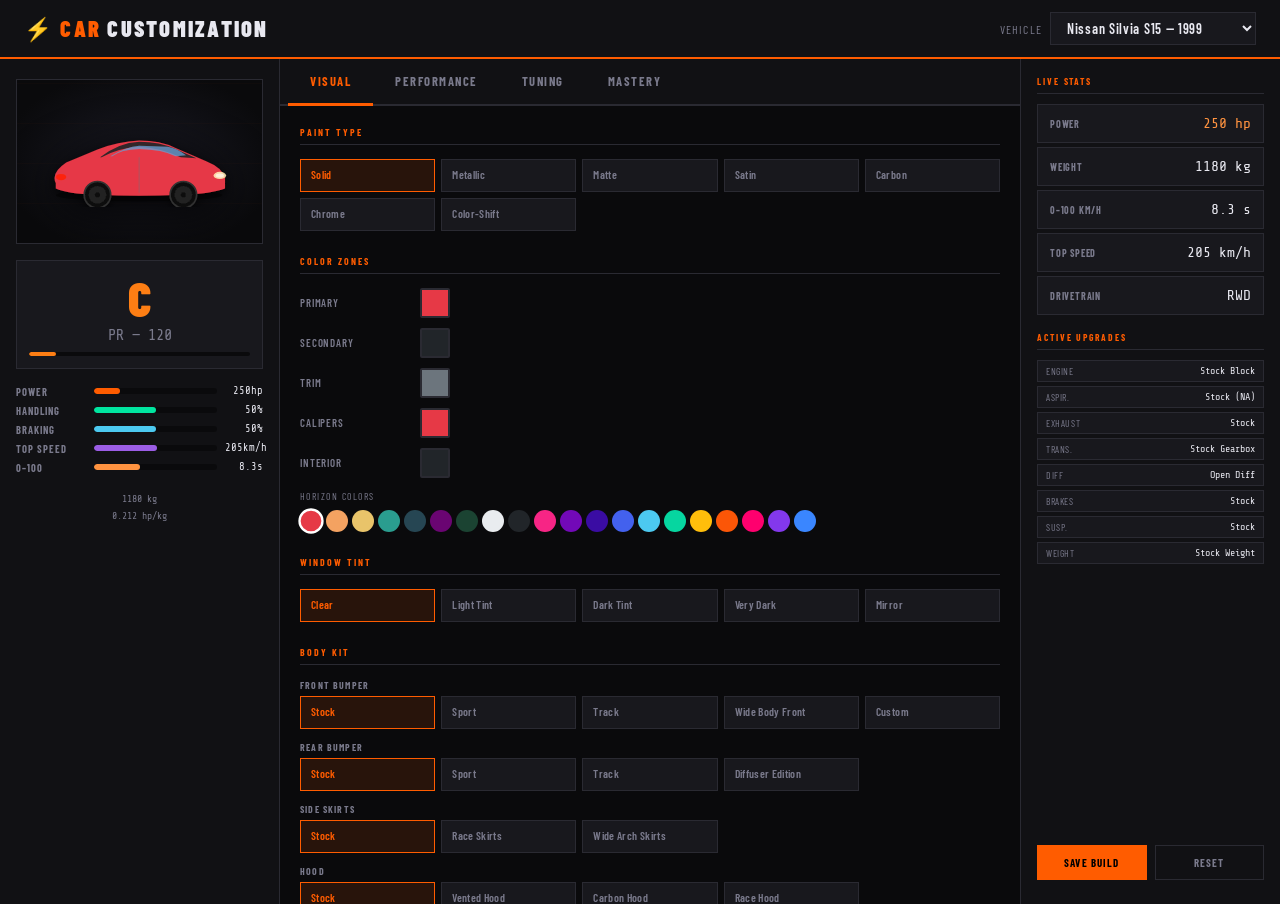
<file: car_customization_demo.html>
<!DOCTYPE html>
<html lang="en">
<head>
<meta charset="UTF-8">
<meta name="viewport" content="width=device-width, initial-scale=1.0">
<title>Car Customization — Part 4</title>
<link rel="preconnect" href="https://fonts.googleapis.com">
<link href="https://fonts.googleapis.com/css2?family=Barlow+Condensed:wght@300;400;600;700;900&family=Share+Tech+Mono&display=swap" rel="stylesheet">
<style>
  /* ── ROOT VARS ── */
  :root {
    --bg:        #0a0a0c;
    --bg2:       #111114;
    --bg3:       #18181d;
    --border:    #2a2a32;
    --accent:    #ff5c00;
    --accent2:   #ff9340;
    --dim:       #4a4a58;
    --text:      #e8e8f0;
    --textdim:   #7a7a8c;
    --green:     #00e5a0;
    --blue:      #4cc9f0;
    --purple:    #9b5de5;
    --red:       #ff3860;
    --font-ui:   'Barlow Condensed', sans-serif;
    --font-mono: 'Share Tech Mono', monospace;
  }

  * { box-sizing: border-box; margin: 0; padding: 0; }
  html { font-size: 14px; }

  body {
    background: var(--bg);
    color: var(--text);
    font-family: var(--font-ui);
    min-height: 100vh;
    overflow-x: hidden;
  }

  /* ── HEADER ── */
  header {
    display: flex;
    align-items: center;
    justify-content: space-between;
    padding: 12px 24px;
    background: var(--bg2);
    border-bottom: 2px solid var(--accent);
    position: sticky; top: 0; z-index: 100;
  }
  header h1 {
    font-size: 1.6rem;
    font-weight: 900;
    letter-spacing: 0.1em;
    text-transform: uppercase;
    color: var(--accent);
  }
  header h1 span { color: var(--text); }

  .car-selector {
    display: flex; gap: 8px; align-items: center;
  }
  .car-selector label { color: var(--textdim); text-transform: uppercase; letter-spacing: 0.1em; font-size: 0.85rem; }
  select {
    background: var(--bg3);
    border: 1px solid var(--border);
    color: var(--text);
    font-family: var(--font-ui);
    font-size: 1rem;
    font-weight: 600;
    padding: 6px 12px;
    cursor: pointer;
    outline: none;
    letter-spacing: 0.05em;
  }
  select:focus { border-color: var(--accent); }

  /* ── LAYOUT ── */
  .app-layout {
    display: grid;
    grid-template-columns: 280px 1fr 260px;
    gap: 0;
    height: calc(100vh - 55px);
  }

  /* ── PREVIEW PANEL ── */
  .preview-panel {
    background: var(--bg2);
    border-right: 1px solid var(--border);
    display: flex;
    flex-direction: column;
    align-items: center;
    padding: 20px 16px;
    gap: 16px;
    overflow-y: auto;
  }

  .car-preview-wrap {
    width: 100%;
    aspect-ratio: 1.5;
    background: radial-gradient(ellipse at center, #1a1a24 0%, var(--bg) 80%);
    border: 1px solid var(--border);
    display: flex; align-items: center; justify-content: center;
    position: relative;
    overflow: hidden;
  }
  .car-preview-wrap::before {
    content: '';
    position: absolute;
    inset: 0;
    background: repeating-linear-gradient(0deg, transparent, transparent 39px, rgba(255,92,0,0.04) 40px);
    pointer-events: none;
  }

  .car-svg-wrap {
    width: 85%;
    filter: drop-shadow(0 8px 24px rgba(0,0,0,0.8));
    transition: filter 0.3s;
  }

  .compare-badge {
    position: absolute; top: 8px; left: 8px;
    background: var(--accent); color: #000;
    font-size: 0.7rem; font-weight: 700;
    padding: 2px 6px; letter-spacing: 0.1em;
    text-transform: uppercase; display: none;
  }

  /* PR CLASS BADGE */
  .pr-display {
    width: 100%;
    background: var(--bg3);
    border: 1px solid var(--border);
    padding: 12px;
    text-align: center;
  }
  .pr-class-badge {
    font-size: 3.5rem;
    font-weight: 900;
    line-height: 1;
    letter-spacing: -0.02em;
    transition: color 0.3s;
  }
  .pr-number {
    font-family: var(--font-mono);
    font-size: 1.1rem;
    color: var(--textdim);
    margin-top: 4px;
  }
  .pr-bar {
    width: 100%;
    height: 4px;
    background: var(--bg);
    margin-top: 8px;
    border-radius: 2px;
    overflow: hidden;
  }
  .pr-bar-fill {
    height: 100%;
    border-radius: 2px;
    transition: width 0.5s, background 0.3s;
  }

  /* STAT BARS in preview */
  .stat-list { width: 100%; display: flex; flex-direction: column; gap: 6px; }
  .stat-row { display: flex; align-items: center; gap: 8px; }
  .stat-label {
    font-size: 0.75rem;
    font-weight: 700;
    text-transform: uppercase;
    letter-spacing: 0.1em;
    color: var(--textdim);
    width: 70px;
    flex-shrink: 0;
  }
  .stat-bar-bg {
    flex: 1; height: 6px;
    background: var(--bg);
    border-radius: 3px;
    overflow: hidden;
  }
  .stat-bar-fill {
    height: 100%;
    border-radius: 3px;
    transition: width 0.4s cubic-bezier(0.25, 0.46, 0.45, 0.94);
  }
  .stat-val {
    font-family: var(--font-mono);
    font-size: 0.75rem;
    color: var(--text);
    width: 38px;
    text-align: right;
    flex-shrink: 0;
  }

  /* ── MAIN TABS AREA ── */
  .main-area {
    display: flex;
    flex-direction: column;
    overflow: hidden;
  }

  .tab-bar {
    display: flex;
    background: var(--bg2);
    border-bottom: 2px solid var(--border);
    padding: 0 8px;
  }
  .tab-btn {
    padding: 14px 22px;
    font-family: var(--font-ui);
    font-size: 0.9rem;
    font-weight: 700;
    text-transform: uppercase;
    letter-spacing: 0.12em;
    color: var(--textdim);
    background: none;
    border: none;
    border-bottom: 3px solid transparent;
    cursor: pointer;
    transition: color 0.2s, border-color 0.2s;
    margin-bottom: -2px;
  }
  .tab-btn:hover { color: var(--text); }
  .tab-btn.active {
    color: var(--accent);
    border-bottom-color: var(--accent);
  }

  .tab-content {
    flex: 1;
    overflow-y: auto;
    padding: 20px;
    scrollbar-width: thin;
    scrollbar-color: var(--border) transparent;
  }

  /* ── SECTION GROUPS ── */
  .section-group {
    margin-bottom: 24px;
  }
  .section-title {
    font-size: 0.7rem;
    font-weight: 700;
    text-transform: uppercase;
    letter-spacing: 0.2em;
    color: var(--accent);
    border-bottom: 1px solid var(--border);
    padding-bottom: 6px;
    margin-bottom: 14px;
  }

  .option-grid {
    display: grid;
    grid-template-columns: repeat(auto-fill, minmax(130px, 1fr));
    gap: 6px;
  }

  .opt-btn {
    padding: 8px 10px;
    background: var(--bg3);
    border: 1px solid var(--border);
    color: var(--textdim);
    font-family: var(--font-ui);
    font-size: 0.82rem;
    font-weight: 600;
    cursor: pointer;
    text-align: left;
    transition: all 0.15s;
    line-height: 1.3;
    letter-spacing: 0.03em;
  }
  .opt-btn:hover { border-color: var(--accent2); color: var(--text); }
  .opt-btn.selected {
    background: rgba(255,92,0,0.12);
    border-color: var(--accent);
    color: var(--accent);
  }
  .opt-btn .pr-tag {
    display: block;
    font-size: 0.68rem;
    color: var(--green);
    font-family: var(--font-mono);
    margin-top: 2px;
  }

  /* COLOR ZONES */
  .color-zones {
    display: flex; flex-direction: column; gap: 10px;
  }
  .color-zone-row {
    display: flex; align-items: center; gap: 10px;
  }
  .color-zone-label {
    font-size: 0.78rem;
    font-weight: 600;
    text-transform: uppercase;
    letter-spacing: 0.08em;
    color: var(--textdim);
    width: 110px;
    flex-shrink: 0;
  }
  .color-swatch {
    width: 30px; height: 30px;
    border: 2px solid var(--border);
    cursor: pointer;
    border-radius: 2px;
    transition: border-color 0.2s, transform 0.15s;
    flex-shrink: 0;
  }
  .color-swatch:hover { border-color: var(--accent); transform: scale(1.1); }
  input[type="color"] { display: none; }

  .horizon-colors {
    display: flex; flex-wrap: wrap; gap: 4px;
    margin-top: 8px;
  }
  .hc-dot {
    width: 22px; height: 22px;
    border-radius: 50%;
    cursor: pointer;
    border: 2px solid transparent;
    transition: transform 0.15s, border-color 0.15s;
  }
  .hc-dot:hover { transform: scale(1.2); border-color: white; }
  .hc-dot.active { border-color: white; transform: scale(1.15); }

  /* WHEEL CHOOSER */
  .wheel-controls { display: flex; flex-direction: column; gap: 10px; }
  .range-row {
    display: flex; align-items: center; gap: 10px;
  }
  .range-row label {
    font-size: 0.78rem; font-weight: 600;
    text-transform: uppercase; letter-spacing: 0.08em;
    color: var(--textdim); width: 110px; flex-shrink: 0;
  }
  input[type="range"] {
    flex: 1;
    accent-color: var(--accent);
    cursor: pointer;
  }
  .range-val {
    font-family: var(--font-mono);
    font-size: 0.8rem;
    color: var(--accent2);
    width: 45px; text-align: right; flex-shrink: 0;
  }

  /* TUNING SLIDERS */
  .tuning-grid {
    display: grid;
    grid-template-columns: 1fr 1fr;
    gap: 10px;
  }
  .tune-row {
    display: flex; flex-direction: column; gap: 4px;
    background: var(--bg3);
    border: 1px solid var(--border);
    padding: 8px 10px;
  }
  .tune-label {
    font-size: 0.72rem; font-weight: 700;
    text-transform: uppercase; letter-spacing: 0.1em;
    color: var(--textdim);
  }
  .tune-val-row {
    display: flex; align-items: center; gap: 8px;
  }
  .tune-val-row input[type="range"] { flex: 1; }
  .tune-val {
    font-family: var(--font-mono);
    font-size: 0.8rem;
    color: var(--accent2);
    width: 42px; text-align: right;
  }

  /* MASTERY TREE */
  .mastery-header {
    display: flex; justify-content: space-between; align-items: flex-end;
    margin-bottom: 16px;
  }
  .mastery-pts {
    font-size: 2.2rem; font-weight: 900;
    color: var(--accent);
    line-height: 1;
  }
  .mastery-pts span {
    font-size: 0.8rem; font-weight: 400;
    color: var(--textdim); display: block;
    letter-spacing: 0.1em; text-transform: uppercase;
  }
  .mastery-earn-btn {
    background: var(--bg3); border: 1px solid var(--accent);
    color: var(--accent); font-family: var(--font-ui);
    font-size: 0.8rem; font-weight: 700; letter-spacing: 0.1em;
    text-transform: uppercase; padding: 6px 14px; cursor: pointer;
    transition: background 0.2s;
  }
  .mastery-earn-btn:hover { background: rgba(255,92,0,0.15); }

  .mastery-tree {
    display: grid;
    grid-template-columns: repeat(auto-fill, minmax(170px, 1fr));
    gap: 8px;
  }
  .mastery-node {
    background: var(--bg3);
    border: 1px solid var(--border);
    padding: 12px;
    cursor: pointer;
    transition: all 0.2s;
    position: relative;
    overflow: hidden;
  }
  .mastery-node:hover:not(.locked-out) { border-color: var(--accent2); }
  .mastery-node.unlocked {
    border-color: var(--green);
    background: rgba(0,229,160,0.05);
  }
  .mastery-node.locked-out { opacity: 0.4; cursor: not-allowed; }
  .mastery-node-label {
    font-size: 0.85rem; font-weight: 700;
    color: var(--text); margin-bottom: 6px;
    line-height: 1.3;
  }
  .mastery-node.unlocked .mastery-node-label { color: var(--green); }
  .mastery-node-cost {
    font-family: var(--font-mono); font-size: 0.72rem;
    color: var(--accent);
  }
  .mastery-node.unlocked .mastery-node-cost { color: var(--green); }
  .unlock-check {
    position: absolute; top: 8px; right: 8px;
    font-size: 1rem; color: var(--green); display: none;
  }
  .mastery-node.unlocked .unlock-check { display: block; }

  /* ── STATS SIDEBAR ── */
  .stats-sidebar {
    background: var(--bg2);
    border-left: 1px solid var(--border);
    padding: 16px;
    overflow-y: auto;
    display: flex;
    flex-direction: column;
    gap: 16px;
  }

  .side-section-title {
    font-size: 0.68rem; font-weight: 700;
    text-transform: uppercase; letter-spacing: 0.2em;
    color: var(--accent); border-bottom: 1px solid var(--border);
    padding-bottom: 6px; margin-bottom: 10px;
  }

  .stat-card {
    background: var(--bg3);
    border: 1px solid var(--border);
    padding: 10px 12px;
    display: flex; justify-content: space-between; align-items: center;
  }
  .stat-card-label {
    font-size: 0.72rem; font-weight: 700;
    text-transform: uppercase; letter-spacing: 0.08em;
    color: var(--textdim);
  }
  .stat-card-val {
    font-family: var(--font-mono);
    font-size: 1.05rem;
    color: var(--text);
    font-weight: 400;
  }
  .stat-card-val.highlight { color: var(--accent2); }

  .upgrade-list { display: flex; flex-direction: column; gap: 4px; }
  .upgrade-item {
    display: flex; justify-content: space-between;
    font-size: 0.78rem; padding: 4px 8px;
    background: var(--bg3); border: 1px solid var(--border);
  }
  .upgrade-item .uname { color: var(--textdim); text-transform: uppercase; letter-spacing: 0.06em; font-size: 0.7rem; }
  .upgrade-item .uval  { color: var(--text); font-family: var(--font-mono); font-size: 0.72rem; }
  .upgrade-item.has-upgrade .uval { color: var(--green); }

  .save-bar {
    display: flex; gap: 8px; margin-top: auto;
  }
  .action-btn {
    flex: 1;
    padding: 10px 8px;
    font-family: var(--font-ui); font-size: 0.78rem;
    font-weight: 700; text-transform: uppercase; letter-spacing: 0.1em;
    border: 1px solid var(--border); cursor: pointer;
    transition: all 0.2s;
  }
  .action-btn.primary {
    background: var(--accent); color: #000;
    border-color: var(--accent);
  }
  .action-btn.primary:hover { background: var(--accent2); }
  .action-btn.secondary {
    background: transparent; color: var(--textdim);
  }
  .action-btn.secondary:hover { border-color: var(--accent2); color: var(--text); }

  .toast {
    position: fixed; bottom: 24px; right: 24px;
    background: var(--accent); color: #000;
    font-family: var(--font-ui); font-size: 0.85rem;
    font-weight: 700; text-transform: uppercase;
    letter-spacing: 0.1em; padding: 10px 20px;
    transform: translateY(100px); opacity: 0;
    transition: all 0.35s cubic-bezier(0.25, 0.46, 0.45, 0.94);
    z-index: 999;
  }
  .toast.show { transform: translateY(0); opacity: 1; }

  /* SCROLLBAR */
  ::-webkit-scrollbar { width: 5px; }
  ::-webkit-scrollbar-track { background: transparent; }
  ::-webkit-scrollbar-thumb { background: var(--border); border-radius: 3px; }
  ::-webkit-scrollbar-thumb:hover { background: var(--dim); }

  /* TUNE PRESET ROW */
  .tune-presets { display: flex; gap: 8px; align-items: center; margin-bottom: 12px; flex-wrap: wrap; }
  .preset-chip {
    background: var(--bg3); border: 1px solid var(--border);
    color: var(--textdim); font-family: var(--font-ui);
    font-size: 0.75rem; font-weight: 600; letter-spacing: 0.08em;
    padding: 4px 10px; cursor: pointer; transition: all 0.15s;
  }
  .preset-chip:hover { border-color: var(--accent); color: var(--accent); }

  .perf-tier-row {
    display: flex; flex-direction: column; gap: 4px; margin-bottom: 14px;
  }
  .perf-tier-label {
    font-size: 0.68rem; font-weight: 700; text-transform: uppercase;
    letter-spacing: 0.15em; color: var(--textdim); margin-bottom: 4px;
  }
  .tier-btns { display: flex; gap: 4px; flex-wrap: wrap; }
  .tier-btn {
    padding: 7px 12px;
    background: var(--bg3); border: 1px solid var(--border);
    color: var(--textdim); font-family: var(--font-ui);
    font-size: 0.8rem; font-weight: 600; cursor: pointer;
    transition: all 0.15s; white-space: nowrap;
  }
  .tier-btn:hover { border-color: var(--accent2); color: var(--text); }
  .tier-btn.selected {
    background: rgba(255,92,0,0.12);
    border-color: var(--accent); color: var(--accent);
  }
  .tier-btn .pr-pts {
    font-family: var(--font-mono); font-size: 0.68rem;
    color: var(--green); display: block; margin-top: 1px;
  }
</style>
</head>
<body>

<header>
  <h1>⚡ Car <span>Customization</span></h1>
  <div class="car-selector">
    <label>Vehicle</label>
    <select id="carSelect">
      <option value="nissan_silvia">Nissan Silvia S15 — 1999</option>
      <option value="subaru_wrx">Subaru WRX STI — 2004</option>
      <option value="lamborghini_huracan">Lamborghini Huracán — 2014</option>
      <option value="ford_mustang">Ford Mustang GT — 2020</option>
      <option value="toyota_ae86">Toyota AE86 — 1986</option>
    </select>
  </div>
</header>

<div class="app-layout">

  <!-- LEFT: Car Preview -->
  <aside class="preview-panel">
    <div class="car-preview-wrap">
      <div class="compare-badge" id="compareBadge">STOCK</div>
      <div class="car-svg-wrap" id="carSvgWrap"></div>
    </div>

    <div class="pr-display">
      <div class="pr-class-badge" id="prClassBadge">C</div>
      <div class="pr-number" id="prNumber">PR — 120</div>
      <div class="pr-bar"><div class="pr-bar-fill" id="prBarFill"></div></div>
    </div>

    <div class="stat-list">
      <div class="stat-row">
        <span class="stat-label">Power</span>
        <div class="stat-bar-bg"><div class="stat-bar-fill" id="sb-power" style="background:var(--accent)"></div></div>
        <span class="stat-val" id="sv-power">250hp</span>
      </div>
      <div class="stat-row">
        <span class="stat-label">Handling</span>
        <div class="stat-bar-bg"><div class="stat-bar-fill" id="sb-handling" style="background:var(--green)"></div></div>
        <span class="stat-val" id="sv-handling">58%</span>
      </div>
      <div class="stat-row">
        <span class="stat-label">Braking</span>
        <div class="stat-bar-bg"><div class="stat-bar-fill" id="sb-braking" style="background:var(--blue)"></div></div>
        <span class="stat-val" id="sv-braking">50%</span>
      </div>
      <div class="stat-row">
        <span class="stat-label">Top Speed</span>
        <div class="stat-bar-bg"><div class="stat-bar-fill" id="sb-topspeed" style="background:var(--purple)"></div></div>
        <span class="stat-val" id="sv-topspeed">210km/h</span>
      </div>
      <div class="stat-row">
        <span class="stat-label">0–100</span>
        <div class="stat-bar-bg"><div class="stat-bar-fill" id="sb-accel" style="background:var(--accent2)"></div></div>
        <span class="stat-val" id="sv-accel">7.8s</span>
      </div>
    </div>

    <div style="width:100%;font-family:var(--font-mono);font-size:0.7rem;color:var(--textdim);text-align:center;line-height:1.8">
      <div id="weightDisplay">1180 kg</div>
      <div id="pwrDisplay">0.212 hp/kg</div>
    </div>
  </aside>

  <!-- MIDDLE: Tabs -->
  <main class="main-area">
    <nav class="tab-bar">
      <button class="tab-btn active" data-tab="visual">Visual</button>
      <button class="tab-btn" data-tab="perf">Performance</button>
      <button class="tab-btn" data-tab="tuning">Tuning</button>
      <button class="tab-btn" data-tab="mastery">Mastery</button>
    </nav>

    <!-- VISUAL TAB -->
    <div class="tab-content" id="tab-visual">

      <div class="section-group">
        <div class="section-title">Paint Type</div>
        <div class="option-grid" id="paintTypeGrid"></div>
      </div>

      <div class="section-group">
        <div class="section-title">Color Zones</div>
        <div class="color-zones" id="colorZones"></div>
        <div style="margin-top:12px">
          <div style="font-size:0.7rem;text-transform:uppercase;letter-spacing:0.15em;color:var(--textdim);margin-bottom:8px">Horizon Colors</div>
          <div class="horizon-colors" id="horizonColors"></div>
        </div>
      </div>

      <div class="section-group">
        <div class="section-title">Window Tint</div>
        <div class="option-grid" id="tintGrid"></div>
      </div>

      <div class="section-group">
        <div class="section-title">Body Kit</div>
        <div id="bodyKitSection"></div>
      </div>

      <div class="section-group">
        <div class="section-title">Wheels</div>
        <div class="wheel-controls" id="wheelControls"></div>
      </div>

      <div class="section-group">
        <div class="section-title">Tire Compound</div>
        <div class="option-grid" id="tireCompoundGrid"></div>
      </div>

      <div class="section-group">
        <div class="section-title">Extras</div>
        <div class="option-grid" id="extrasGrid"></div>
      </div>

    </div>

    <!-- PERFORMANCE TAB -->
    <div class="tab-content" id="tab-perf" style="display:none">

      <div class="section-group">
        <div class="section-title">Engine</div>
        <div class="perf-tier-row">
          <div class="perf-tier-label">Engine Internals</div>
          <div class="tier-btns" id="engineTierBtns"></div>
        </div>
        <div class="perf-tier-row">
          <div class="perf-tier-label">Aspiration</div>
          <div class="tier-btns" id="aspirationBtns"></div>
        </div>
        <div class="perf-tier-row">
          <div class="perf-tier-label">Exhaust</div>
          <div class="tier-btns" id="exhaustBtns"></div>
        </div>
      </div>

      <div class="section-group">
        <div class="section-title">Drivetrain</div>
        <div class="perf-tier-row">
          <div class="perf-tier-label">Transmission</div>
          <div class="tier-btns" id="transBtns"></div>
        </div>
        <div class="perf-tier-row">
          <div class="perf-tier-label">Differential</div>
          <div class="tier-btns" id="diffBtns"></div>
        </div>
      </div>

      <div class="section-group">
        <div class="section-title">Platform & Chassis</div>
        <div class="perf-tier-row">
          <div class="perf-tier-label">Brakes</div>
          <div class="tier-btns" id="brakesBtns"></div>
        </div>
        <div class="perf-tier-row">
          <div class="perf-tier-label">Suspension</div>
          <div class="tier-btns" id="suspBtns"></div>
        </div>
        <div class="perf-tier-row">
          <div class="perf-tier-label">Weight Reduction</div>
          <div class="tier-btns" id="weightBtns"></div>
        </div>
      </div>

    </div>

    <!-- TUNING TAB -->
    <div class="tab-content" id="tab-tuning" style="display:none">
      <div class="tune-presets">
        <span style="font-size:0.7rem;text-transform:uppercase;letter-spacing:0.15em;color:var(--textdim)">Saved Tunes:</span>
        <div class="preset-chip" id="savePresetBtn">+ Save Tune</div>
        <div class="preset-chip" id="resetTuneBtn">↺ Reset</div>
        <span id="tuneCodeDisplay" style="font-family:var(--font-mono);font-size:0.7rem;color:var(--dim)"></span>
      </div>
      <div class="tuning-grid" id="tuningGrid"></div>
    </div>

    <!-- MASTERY TAB -->
    <div class="tab-content" id="tab-mastery" style="display:none">
      <div class="mastery-header">
        <div class="mastery-pts">
          <span>Mastery Points</span>
          <span id="masteryPtsVal">0 pts</span>
        </div>
        <button class="mastery-earn-btn" id="earnPtsBtn">+ Earn 5 Pts (Demo)</button>
      </div>
      <div style="font-size:0.78rem;color:var(--textdim);margin-bottom:16px;line-height:1.6">
        Mastery points are earned by driving this car in races, drifting, and performing stunts.
        Click nodes to unlock perks — each car has its own mastery tree.
      </div>
      <div class="mastery-tree" id="masteryTree"></div>
      <div style="margin-top:20px;font-family:var(--font-mono);font-size:0.72rem;color:var(--dim)" id="masteryTotal"></div>
    </div>

  </main>

  <!-- RIGHT: Stats Sidebar -->
  <aside class="stats-sidebar">
    <div>
      <div class="side-section-title">Live Stats</div>
      <div style="display:flex;flex-direction:column;gap:4px">
        <div class="stat-card">
          <span class="stat-card-label">Power</span>
          <span class="stat-card-val highlight" id="sc-power">250 hp</span>
        </div>
        <div class="stat-card">
          <span class="stat-card-label">Weight</span>
          <span class="stat-card-val" id="sc-weight">1180 kg</span>
        </div>
        <div class="stat-card">
          <span class="stat-card-label">0–100 km/h</span>
          <span class="stat-card-val" id="sc-accel">7.8 s</span>
        </div>
        <div class="stat-card">
          <span class="stat-card-label">Top Speed</span>
          <span class="stat-card-val" id="sc-speed">210 km/h</span>
        </div>
        <div class="stat-card">
          <span class="stat-card-label">Drivetrain</span>
          <span class="stat-card-val" id="sc-drive">RWD</span>
        </div>
      </div>
    </div>

    <div>
      <div class="side-section-title">Active Upgrades</div>
      <div class="upgrade-list" id="upgradeList"></div>
    </div>

    <div style="margin-top:auto">
      <div class="save-bar">
        <button class="action-btn primary" id="saveAllBtn">Save Build</button>
        <button class="action-btn secondary" id="resetAllBtn">Reset</button>
      </div>
      <div style="font-family:var(--font-mono);font-size:0.65rem;color:var(--dim);margin-top:8px;text-align:center" id="lastSaved"></div>
    </div>
  </aside>

</div>

<div class="toast" id="toast"></div>

<script>
// ─────────────────────────────────────────────
// DATA
// ─────────────────────────────────────────────
const PAINT_TYPES = [
  { id:'solid',label:'Solid' },{ id:'metallic',label:'Metallic' },
  { id:'matte',label:'Matte' },{ id:'satin',label:'Satin' },
  { id:'carbon',label:'Carbon' },{ id:'chrome',label:'Chrome' },
  { id:'colorshift',label:'Color-Shift' },
];
const WINDOW_TINTS = [
  { id:'clear',label:'Clear' },{ id:'light',label:'Light Tint' },
  { id:'dark',label:'Dark Tint' },{ id:'vdark',label:'Very Dark' },
  { id:'mirror',label:'Mirror' },
];
const HORIZON_COLORS = [
  '#E63946','#F4A261','#E9C46A','#2A9D8F','#264653',
  '#6A0572','#1B4332','#E9ECEF','#212529','#F72585',
  '#7209B7','#3A0CA3','#4361EE','#4CC9F0','#06D6A0',
  '#FFBE0B','#FB5607','#FF006E','#8338EC','#3A86FF',
];
const BODY_PARTS = {
  frontBumper: { label: 'Front Bumper', opts: ['Stock','Sport','Track','Wide Body Front','Custom'] },
  rearBumper:  { label: 'Rear Bumper',  opts: ['Stock','Sport','Track','Diffuser Edition'] },
  sideSkirts:  { label: 'Side Skirts',  opts: ['Stock','Race Skirts','Wide Arch Skirts'] },
  hood:        { label: 'Hood',         opts: ['Stock','Vented Hood','Carbon Hood','Race Hood'] },
  roofScoop:   { label: 'Roof Scoop',   opts: ['None','Small Scoop','Large Scoop','Full Ram Air'] },
  rearWing:    { label: 'Rear Wing',    opts: ['Stock','Lip Spoiler','Sport Wing','Race Wing','GT Blade','No Spoiler'] },
  splitter:    { label: 'Splitter',     opts: ['None','Canards','Full Splitter'] },
  diffuser:    { label: 'Diffuser',     opts: ['None','Standard','Race'] },
  rollCage:    { label: 'Roll Cage',    opts: ['None','Partial','Full'] },
  wideBody:    { label: 'Wide Body',    opts: ['None','Wide Body Kit'] },
};
const TIRE_COMPOUNDS = [
  { id:'street',label:'Street' },{ id:'sport',label:'Sport' },
  { id:'semislick',label:'Semi-Slick' },{ id:'slick',label:'Slick' },
  { id:'offroad',label:'Off-Road' },{ id:'mud',label:'Mud Terrain' },
  { id:'drag',label:'Drag Radial' },
];
const WHEEL_FINISHES = ['Gloss Black','Silver','Gold','Bronze','Matte','Chrome','Candy','Body Color','Carbon','Custom Color'];
const WHEEL_DESIGNS = ['Stock','Sport 5-Spoke','Multi-Spoke','Mono Block','Turbine','Classic Wire','Split-Spoke','Mesh','Forged','Retro'];

const ENGINE_TIERS = [
  { id:'stock',label:'Stock Block',pr:0 },{ id:'street',label:'Street Engine',pr:15 },
  { id:'sport',label:'Sport Engine',pr:35 },{ id:'race',label:'Race Engine',pr:60 },
  { id:'swap',label:'Engine Swap',pr:90 },
];
const ASPIRATION = [
  { id:'na',label:'Stock (NA)',pr:0 },
  { id:'stock_turbo',label:'Stock Turbo',pr:20 },{ id:'sport_turbo',label:'Sport Turbo',pr:40 },
  { id:'race_turbo',label:'Race Turbo',pr:65 },{ id:'twin_turbo',label:'Twin Turbo',pr:90 },
  { id:'stock_super',label:'Stock Supercharger',pr:30 },{ id:'sport_super',label:'Sport Supercharger',pr:55 },
  { id:'race_super',label:'Race Supercharger',pr:85 },
];
const EXHAUST_OPTS = [
  { id:'stock',label:'Stock',pr:0 },{ id:'sport',label:'Sport',pr:8 },
  { id:'race',label:'Race',pr:18 },{ id:'competition',label:'Competition',pr:28 },
];
const TRANS_TIERS = [
  { id:'stock',label:'Stock Gearbox',pr:0 },{ id:'street',label:'Street',pr:12 },
  { id:'sport',label:'Sport',pr:28 },{ id:'race',label:'Race',pr:48 },
  { id:'sequential',label:'Sequential',pr:65 },
];
const DIFF_OPTS = [
  { id:'open',label:'Open Diff',pr:0 },{ id:'street',label:'Street LSD',pr:15 },
  { id:'race',label:'Race LSD',pr:35 },{ id:'drift',label:'Drift Diff',pr:25 },
];
const BRAKE_TIERS = [
  { id:'stock',label:'Stock',pr:0 },{ id:'street',label:'Street',pr:10 },
  { id:'sport',label:'Sport',pr:22 },{ id:'race',label:'Race',pr:38 },
  { id:'carbon',label:'Carbon Ceramic',pr:55 },
];
const SUSP_OPTS = [
  { id:'stock',label:'Stock',pr:0 },{ id:'street',label:'Street',pr:15 },
  { id:'sport',label:'Sport',pr:32 },{ id:'race',label:'Race',pr:55 },
  { id:'rally',label:'Rally',pr:30 },{ id:'drift',label:'Drift',pr:28 },
];
const WEIGHT_RED = [
  { id:'none',label:'Stock Weight',pr:0 },{ id:'tier1',label:'Tier 1 (-30kg)',pr:12 },
  { id:'tier2',label:'Tier 2 (-60kg)',pr:25 },{ id:'tier3',label:'Tier 3 (-100kg)',pr:40 },
];
const PR_CLASSES = [
  { label:'D', min:0,   max:99,  color:'#6c757d' },
  { label:'C', min:100, max:249, color:'#fd7e14' },
  { label:'B', min:250, max:449, color:'#ffc107' },
  { label:'A', min:450, max:649, color:'#20c997' },
  { label:'S', min:650, max:849, color:'#0dcaf0' },
  { label:'X', min:850, max:999, color:'#d63384' },
];
const CAR_DB = {
  nissan_silvia:        { name:'Nissan Silvia S15',      basePR:120, basePower:250,  baseWeight:1180, drive:'RWD' },
  subaru_wrx:           { name:'Subaru WRX STI',         basePR:180, basePower:300,  baseWeight:1450, drive:'AWD' },
  lamborghini_huracan:  { name:'Lamborghini Huracán',    basePR:580, basePower:610,  baseWeight:1422, drive:'AWD' },
  ford_mustang:         { name:'Ford Mustang GT',        basePR:220, basePower:460,  baseWeight:1700, drive:'RWD' },
  toyota_ae86:          { name:'Toyota AE86',            basePR:80,  basePower:128,  baseWeight:940,  drive:'RWD' },
};
const TUNING_PARAMS = [
  { key:'tirePressureFront', label:'Tyre Pressure (F)', min:24, max:40,  step:0.5, unit:'psi', default:32 },
  { key:'tirePressureRear',  label:'Tyre Pressure (R)', min:24, max:40,  step:0.5, unit:'psi', default:32 },
  { key:'camberFront',       label:'Camber (F)',         min:-5, max:2,   step:0.1, unit:'°',  default:-1.0 },
  { key:'camberRear',        label:'Camber (R)',         min:-4, max:2,   step:0.1, unit:'°',  default:-0.5 },
  { key:'toeFront',          label:'Toe (F)',            min:-2, max:2,   step:0.1, unit:'°',  default:0.0 },
  { key:'toeRear',           label:'Toe (R)',            min:-2, max:2,   step:0.1, unit:'°',  default:0.1 },
  { key:'caster',            label:'Caster',            min:3,  max:9,   step:0.1, unit:'°',  default:6.5 },
  { key:'springsFront',      label:'Springs (F)',        min:4,  max:30,  step:0.5, unit:'N/mm', default:12 },
  { key:'springsRear',       label:'Springs (R)',        min:4,  max:28,  step:0.5, unit:'N/mm', default:10 },
  { key:'rideHeightFront',   label:'Ride Height (F)',    min:60, max:180, step:5,   unit:'mm', default:120 },
  { key:'rideHeightRear',    label:'Ride Height (R)',    min:60, max:180, step:5,   unit:'mm', default:120 },
  { key:'dampingBumpFront',  label:'Damping Bump (F)',   min:1,  max:20,  step:0.5, unit:'',  default:5 },
  { key:'dampingBumpRear',   label:'Damping Bump (R)',   min:1,  max:20,  step:0.5, unit:'',  default:5 },
  { key:'dampingReboundFront',label:'Rebound (F)',       min:1,  max:25,  step:0.5, unit:'',  default:7 },
  { key:'dampingReboundRear', label:'Rebound (R)',       min:1,  max:25,  step:0.5, unit:'',  default:7 },
  { key:'arbFront',          label:'ARB (F)',            min:4,  max:35,  step:0.5, unit:'N/mm', default:18 },
  { key:'arbRear',           label:'ARB (R)',            min:4,  max:32,  step:0.5, unit:'N/mm', default:15 },
  { key:'brakeBias',         label:'Brake Bias',        min:30, max:80,  step:1,   unit:'%F', default:60 },
  { key:'diffAccelLock',     label:'Diff Accel Lock',   min:0,  max:100, step:5,   unit:'%',  default:25 },
  { key:'diffDecelLock',     label:'Diff Decel Lock',   min:0,  max:100, step:5,   unit:'%',  default:20 },
  { key:'turboBoost',        label:'Turbo Boost',       min:0.5,max:2.5, step:0.05,unit:'bar',default:1.0 },
  { key:'finalDrive',        label:'Final Drive',       min:2.0,max:5.5, step:0.05,unit:'',  default:3.73 },
];
const MASTERY_TREE = [
  { id:'credit_bonus',   label:'+10% Race Credits',      cost:3  },
  { id:'drift_xp',       label:'+15% Drift XP',          cost:4  },
  { id:'free_livery',    label:'Exclusive Livery',        cost:5  },
  { id:'hidden_color',   label:'Hidden Color Unlocked',   cost:6  },
  { id:'parts_discount', label:'10% Parts Discount',      cost:7  },
  { id:'wheelspin',      label:'Bonus Wheelspin ×2',      cost:8  },
  { id:'xp_multiplier',  label:'XP Multiplier +20%',      cost:10 },
  { id:'max_power',      label:'Hidden Power +3%',        cost:15 },
];

// ─────────────────────────────────────────────
// STATE
// ─────────────────────────────────────────────
const STORE_KEY = 'cargame_custom_v1';

function loadStore() {
  try { return JSON.parse(localStorage.getItem(STORE_KEY)) || {}; } catch { return {}; }
}
function saveStore(data) {
  try { localStorage.setItem(STORE_KEY, JSON.stringify(data)); } catch {}
}

let store = loadStore();
let currentCarId = 'nissan_silvia';

function getCarData(carId) {
  if (!store[carId]) {
    store[carId] = {
      visual: {
        paintType: 'solid',
        primaryColor: '#E63946', secondaryColor: '#212529',
        tertiaryColor: '#6c757d', caliperColor: '#E63946', interiorColor: '#212529',
        windowTint: 'clear',
        bodyKit: { frontBumper:'Stock',rearBumper:'Stock',sideSkirts:'Stock',
          hood:'Stock',roofScoop:'None',rearWing:'Stock',splitter:'None',
          diffuser:'None',rollCage:'None',wideBody:'None' },
        wheels: { design:'Sport 5-Spoke', finish:'Gloss Black', diameter:18, width:225 },
        tires: { compound:'sport', width:225 },
        extras: { headlights:'Stock',taillights:'Stock',plateText:'HORIZON',neonEnabled:false,neonColor:'#ff00ff' },
      },
      perf: {
        engine:'stock', aspiration:'na', exhaust:'stock',
        transmission:'stock', differential:'open',
        brakes:'stock', suspension:'stock', weightReduction:'none',
      },
      tuning: Object.fromEntries(TUNING_PARAMS.map(p => [p.key, p.default])),
      mastery: { points: 0, totalEarned: 0, unlocked: [] },
    };
  }
  return store[carId];
}

// ─────────────────────────────────────────────
// PR + STATS
// ─────────────────────────────────────────────
function calcPR(carId) {
  const car = CAR_DB[carId];
  const perf = getCarData(carId).perf;
  const pts =
    (ENGINE_TIERS.find(e=>e.id===perf.engine)?.pr||0) +
    (ASPIRATION.find(a=>a.id===perf.aspiration)?.pr||0) +
    (EXHAUST_OPTS.find(e=>e.id===perf.exhaust)?.pr||0) +
    (TRANS_TIERS.find(t=>t.id===perf.transmission)?.pr||0) +
    (DIFF_OPTS.find(d=>d.id===perf.differential)?.pr||0) +
    (BRAKE_TIERS.find(b=>b.id===perf.brakes)?.pr||0) +
    (SUSP_OPTS.find(s=>s.id===perf.suspension)?.pr||0) +
    (WEIGHT_RED.find(w=>w.id===perf.weightReduction)?.pr||0);
  return Math.min(999, car.basePR + pts);
}

function calcStats(carId) {
  const car = CAR_DB[carId];
  const perf = getCarData(carId).perf;
  const engMult = [1,1.05,1.12,1.22,1.35][[
    'stock','street','sport','race','swap'].indexOf(perf.engine)] || 1;
  const aspBoost = ASPIRATION.find(a=>a.id===perf.aspiration);
  const boostMult = aspBoost ? (aspBoost.pr / 90) * 0.4 + 1 : 1;
  const exhGain = [0,0.02,0.04,0.06][['stock','sport','race','competition'].indexOf(perf.exhaust)] || 0;
  const power = Math.round(car.basePower * engMult * boostMult * (1 + exhGain));

  const wReduction = [0,30,60,100][['none','tier1','tier2','tier3'].indexOf(perf.weightReduction)] || 0;
  const weight = car.baseWeight - wReduction;

  const suspBonus = SUSP_OPTS.find(s=>s.id===perf.suspension)?.pr || 0;
  const handling = Math.min(99, 50 + suspBonus * 0.8);
  const brakeScore = BRAKE_TIERS.find(b=>b.id===perf.brakes)?.pr || 0;
  const braking = Math.min(99, 50 + brakeScore * 0.8);

  const pwRatio = power / weight;
  const topSpeed = Math.round(180 + pwRatio * 120);
  const accel = Math.max(2, (10 - pwRatio * 8)).toFixed(1);

  return { power, weight, handling: handling.toFixed(0), braking: braking.toFixed(0), topSpeed, accel, pwRatio };
}

// ─────────────────────────────────────────────
// CAR SVG (dynamic)
// ─────────────────────────────────────────────
function getCarSVG(visualConfig) {
  const pc = visualConfig.primaryColor;
  const sc = visualConfig.secondaryColor;
  const tc = visualConfig.tertiaryColor;
  const wt = visualConfig.windowTint;
  const wtO = { clear:0.1, light:0.3, dark:0.55, vdark:0.75, mirror:0.92 }[wt] || 0.1;
  const wideBody = visualConfig.bodyKit.wideBody !== 'None';
  const bodyY = wideBody ? 10 : 15;
  const neon = visualConfig.extras.neonEnabled;
  const neonC = visualConfig.extras.neonColor || '#ff00ff';

  // Paint style on body
  let bodyFill = pc;
  let bodyFilter = '';
  if (visualConfig.paintType === 'metallic')   bodyFilter = `url(#metallic)`;
  if (visualConfig.paintType === 'chrome')     bodyFill = `url(#chrome_grad)`;
  if (visualConfig.paintType === 'matte')      bodyFilter = '';
  if (visualConfig.paintType === 'carbon')     bodyFill = `url(#carbon_pat)`;
  if (visualConfig.paintType === 'colorshift') bodyFill = `url(#shift_grad)`;

  return `<svg viewBox="0 0 400 180" xmlns="http://www.w3.org/2000/svg">
  <defs>
    <radialGradient id="metallic" cx="40%" cy="40%">
      <stop offset="0%" stop-color="white" stop-opacity="0.25"/>
      <stop offset="100%" stop-color="black" stop-opacity="0.15"/>
    </radialGradient>
    <linearGradient id="chrome_grad" x1="0%" y1="0%" x2="100%" y2="100%">
      <stop offset="0%" stop-color="#e0e0e0"/>
      <stop offset="30%" stop-color="#ffffff"/>
      <stop offset="60%" stop-color="#a0a0a0"/>
      <stop offset="100%" stop-color="#d0d0d0"/>
    </linearGradient>
    <linearGradient id="shift_grad" x1="0%" y1="0%" x2="100%" y2="0%">
      <stop offset="0%" stop-color="${pc}"/>
      <stop offset="50%" stop-color="${sc}"/>
      <stop offset="100%" stop-color="${pc}"/>
    </linearGradient>
    <pattern id="carbon_pat" patternUnits="userSpaceOnUse" width="8" height="8">
      <rect width="8" height="8" fill="#1a1a1a"/>
      <rect x="0" y="0" width="4" height="4" fill="#2a2a2a"/>
      <rect x="4" y="4" width="4" height="4" fill="#2a2a2a"/>
    </pattern>
    ${neon ? `<filter id="neon_glow"><feGaussianBlur in="SourceGraphic" stdDeviation="4" result="blur"/>
      <feMerge><feMergeNode in="blur"/><feMergeNode in="SourceGraphic"/></feMerge></filter>` : ''}
    <filter id="drop"><feDropShadow dx="0" dy="6" stdDeviation="8" flood-color="rgba(0,0,0,0.6)"/></filter>
  </defs>

  <!-- Shadow -->
  <ellipse cx="200" cy="158" rx="160" ry="12" fill="rgba(0,0,0,0.4)"/>

  <!-- Neon underglow -->
  ${neon ? `<ellipse cx="200" cy="152" rx="140" ry="8" fill="${neonC}" opacity="0.35" filter="url(#neon_glow)"/>` : ''}

  <!-- Main body -->
  <g filter="url(#drop)">
    <!-- Body base -->
    <path d="M 40 ${120+bodyY} Q 30 ${100+bodyY} 60 ${80+bodyY} L 120 ${55+bodyY} Q 160 ${40+bodyY} 200 ${38+bodyY} Q 240 ${38+bodyY} 270 ${52+bodyY} L 330 ${78+bodyY} Q 360 ${90+bodyY} 365 ${110+bodyY} L 365 ${130+bodyY} Q 340 ${140+bodyY} 280 ${142+bodyY} Q 200 ${146+bodyY} 120 ${142+bodyY} Q 60 ${140+bodyY} 40 ${130+bodyY} Z"
      fill="${bodyFill}" />
    ${visualConfig.paintType==='metallic' ? `
    <path d="M 40 ${120+bodyY} Q 30 ${100+bodyY} 60 ${80+bodyY} L 120 ${55+bodyY} Q 160 ${40+bodyY} 200 ${38+bodyY} Q 240 ${38+bodyY} 270 ${52+bodyY} L 330 ${78+bodyY} Q 360 ${90+bodyY} 365 ${110+bodyY} L 365 ${130+bodyY} Q 340 ${140+bodyY} 280 ${142+bodyY} Q 200 ${146+bodyY} 120 ${142+bodyY} Q 60 ${140+bodyY} 40 ${130+bodyY} Z"
      fill="url(#metallic)" />` : ''}

    <!-- Roof / secondary zone -->
    <path d="M 125 ${70+bodyY} Q 160 ${42+bodyY} 200 ${40+bodyY} Q 240 ${40+bodyY} 270 ${54+bodyY} L 310 ${72+bodyY} L 280 ${70+bodyY} Q 240 ${52+bodyY} 200 ${50+bodyY} Q 162 ${52+bodyY} 128 ${70+bodyY} Z"
      fill="${visualConfig.bodyKit.hood==='Carbon Hood' ? 'url(#carbon_pat)' : sc}" opacity="0.9"/>

    <!-- Windows -->
    <path d="M 145 ${68+bodyY} Q 175 ${50+bodyY} 200 ${48+bodyY} L 255 ${50+bodyY} Q 270 ${52+bodyY} 290 ${66+bodyY} L 270 ${68+bodyY} Q 245 ${55+bodyY} 200 ${54+bodyY} Q 165 ${55+bodyY} 148 ${68+bodyY} Z"
      fill="rgba(120,180,240,0.85)" opacity="${1 - wtO}"/>
    <path d="M 145 ${68+bodyY} Q 175 ${50+bodyY} 200 ${48+bodyY} L 255 ${50+bodyY} Q 270 ${52+bodyY} 290 ${66+bodyY} L 270 ${68+bodyY} Q 245 ${55+bodyY} 200 ${54+bodyY} Q 165 ${55+bodyY} 148 ${68+bodyY} Z"
      fill="rgba(0,0,0,${wtO})"/>

    <!-- Door trim / tertiary -->
    <line x1="200" y1="${70+bodyY}" x2="200" y2="${138+bodyY}" stroke="${tc}" stroke-width="1.5" opacity="0.6"/>

    <!-- Headlights -->
    <ellipse cx="355" cy="${105+bodyY}" rx="12" ry="7" fill="${visualConfig.extras.headlights==='Smoked'?'#333':'#ffe8b0'}" opacity="0.9"/>
    <ellipse cx="355" cy="${105+bodyY}" rx="8" ry="4" fill="white" opacity="0.6"/>
    <!-- Taillights -->
    <ellipse cx="50" cy="${108+bodyY}" rx="10" ry="6" fill="${visualConfig.extras.taillights==='Smoked'?'#440000':'#ff2200'}" opacity="0.9"/>

    <!-- Front bumper accent -->
    ${visualConfig.bodyKit.frontBumper!=='Stock' ? `
    <path d="M 340 ${118+bodyY} Q 360 ${115+bodyY} 370 ${125+bodyY} L 365 ${132+bodyY} Q 355 ${128+bodyY} 338 ${125+bodyY} Z"
      fill="${sc}" opacity="0.8"/>` : ''}

    <!-- Rear wing -->
    ${visualConfig.bodyKit.rearWing==='Race Wing'||visualConfig.bodyKit.rearWing==='GT Blade' ? `
    <rect x="45" y="${52+bodyY}" width="5" height="22" fill="${tc}" rx="1"/>
    <rect x="38" y="${50+bodyY}" width="20" height="4" fill="${tc}" rx="2"/>` : ''}
    ${visualConfig.bodyKit.rearWing==='Sport Wing' ? `
    <rect x="47" y="${58+bodyY}" width="4" height="16" fill="${tc}" rx="1"/>
    <rect x="40" y="${56+bodyY}" width="16" height="3" fill="${tc}" rx="1.5"/>` : ''}

    <!-- Splitter -->
    ${visualConfig.bodyKit.splitter==='Full Splitter' ? `
    <rect x="350" y="${128+bodyY}" width="25" height="4" fill="${sc}" rx="1" opacity="0.85"/>` : ''}

    <!-- Caliper visible through wheel -->
    <circle cx="120" cy="${142+bodyY}" r="6" fill="${visualConfig.caliperColor}" opacity="0.6"/>
    <circle cx="285" cy="${142+bodyY}" r="6" fill="${visualConfig.caliperColor}" opacity="0.6"/>

    <!-- Wheels -->
    <circle cx="285" cy="${142+bodyY}" r="${24 + (visualConfig.wheels.diameter-15)*0.5}" fill="#111" stroke="${visualConfig.wheels.finish==='Chrome'?'#ccc':visualConfig.wheels.finish==='Gold'?'#c9a227':visualConfig.wheels.finish==='Bronze'?'#8c5e2a':'#333'}" stroke-width="3"/>
    <circle cx="285" cy="${142+bodyY}" r="${16 + (visualConfig.wheels.diameter-15)*0.3}" fill="${visualConfig.wheels.finish==='Gloss Black'?'#222':visualConfig.wheels.finish==='Silver'?'#aaa':visualConfig.wheels.finish==='Gold'?'#c9a227':visualConfig.wheels.finish==='Chrome'?'#e8e8e8':'#444'}"/>
    <circle cx="285" cy="${142+bodyY}" r="5" fill="#111"/>

    <circle cx="120" cy="${142+bodyY}" r="${24 + (visualConfig.wheels.diameter-15)*0.5}" fill="#111" stroke="${visualConfig.wheels.finish==='Chrome'?'#ccc':visualConfig.wheels.finish==='Gold'?'#c9a227':visualConfig.wheels.finish==='Bronze'?'#8c5e2a':'#333'}" stroke-width="3"/>
    <circle cx="120" cy="${142+bodyY}" r="${16 + (visualConfig.wheels.diameter-15)*0.3}" fill="${visualConfig.wheels.finish==='Gloss Black'?'#222':visualConfig.wheels.finish==='Silver'?'#aaa':visualConfig.wheels.finish==='Gold'?'#c9a227':visualConfig.wheels.finish==='Chrome'?'#e8e8e8':'#444'}"/>
    <circle cx="120" cy="${142+bodyY}" r="5" fill="#111"/>

    <!-- Neon accent stripe -->
    ${neon ? `<line x1="80" y1="${138+bodyY}" x2="325" y2="${138+bodyY}" stroke="${neonC}" stroke-width="1.5" opacity="0.7"/>` : ''}
  </g>
</svg>`;
}

// ─────────────────────────────────────────────
// UI HELPERS
// ─────────────────────────────────────────────
function showToast(msg) {
  const t = document.getElementById('toast');
  t.textContent = msg;
  t.classList.add('show');
  setTimeout(() => t.classList.remove('show'), 2400);
}

function makeOptBtns(container, options, getSelected, onSelect, labelFn, subFn) {
  container.innerHTML = '';
  options.forEach(opt => {
    const btn = document.createElement('button');
    btn.className = 'opt-btn' + (getSelected() === opt.id ? ' selected' : '');
    btn.innerHTML = (labelFn ? labelFn(opt) : opt.label) +
      (subFn ? `<span class="pr-tag">${subFn(opt)}</span>` : '');
    btn.onclick = () => { onSelect(opt.id); renderAll(); };
    container.appendChild(btn);
  });
}

function makeTierBtns(container, options, getSelected, onSelect) {
  container.innerHTML = '';
  options.forEach(opt => {
    const btn = document.createElement('button');
    btn.className = 'tier-btn' + (getSelected() === opt.id ? ' selected' : '');
    btn.innerHTML = opt.label + (opt.pr > 0 ? `<span class="pr-pts">+${opt.pr} PR</span>` : '');
    btn.onclick = () => { onSelect(opt.id); renderAll(); };
    container.appendChild(btn);
  });
}

// ─────────────────────────────────────────────
// RENDER FUNCTIONS
// ─────────────────────────────────────────────
function renderVisualTab() {
  const d = getCarData(currentCarId);
  const v = d.visual;

  // Paint type
  makeOptBtns(
    document.getElementById('paintTypeGrid'),
    PAINT_TYPES,
    () => v.paintType,
    id => { v.paintType = id; },
  );

  // Color zones
  const czEl = document.getElementById('colorZones');
  czEl.innerHTML = '';
  const zones = [
    { key:'primaryColor',   label:'Primary' },
    { key:'secondaryColor', label:'Secondary' },
    { key:'tertiaryColor',  label:'Trim' },
    { key:'caliperColor',   label:'Calipers' },
    { key:'interiorColor',  label:'Interior' },
  ];
  zones.forEach(z => {
    const row = document.createElement('div');
    row.className = 'color-zone-row';
    const inp = document.createElement('input');
    inp.type = 'color';
    inp.id = 'ci_' + z.key;
    inp.value = v[z.key];
    const swatch = document.createElement('div');
    swatch.className = 'color-swatch';
    swatch.style.background = v[z.key];
    swatch.onclick = () => inp.click();
    inp.oninput = () => { v[z.key] = inp.value; swatch.style.background = inp.value; renderAll(); };
    row.innerHTML = `<span class="color-zone-label">${z.label}</span>`;
    row.appendChild(swatch);
    row.appendChild(inp);
    czEl.appendChild(row);
  });

  // Horizon colors — apply to primary
  const hcEl = document.getElementById('horizonColors');
  hcEl.innerHTML = '';
  HORIZON_COLORS.forEach(c => {
    const dot = document.createElement('div');
    dot.className = 'hc-dot' + (v.primaryColor.toUpperCase() === c.toUpperCase() ? ' active' : '');
    dot.style.background = c;
    dot.onclick = () => { v.primaryColor = c; renderAll(); };
    hcEl.appendChild(dot);
  });

  // Window tint
  makeOptBtns(document.getElementById('tintGrid'), WINDOW_TINTS, () => v.windowTint, id => { v.windowTint = id; });

  // Body kit
  const bk = document.getElementById('bodyKitSection');
  bk.innerHTML = '';
  Object.entries(BODY_PARTS).forEach(([key, { label, opts }]) => {
    const wrap = document.createElement('div');
    wrap.style.cssText = 'margin-bottom:12px';
    wrap.innerHTML = `<div style="font-size:0.7rem;font-weight:700;text-transform:uppercase;letter-spacing:0.12em;color:var(--textdim);margin-bottom:5px">${label}</div>`;
    const grid = document.createElement('div');
    grid.className = 'option-grid';
    opts.forEach(opt => {
      const btn = document.createElement('button');
      btn.className = 'opt-btn' + (v.bodyKit[key] === opt ? ' selected' : '');
      btn.textContent = opt;
      btn.onclick = () => { v.bodyKit[key] = opt; renderAll(); };
      grid.appendChild(btn);
    });
    wrap.appendChild(grid);
    bk.appendChild(wrap);
  });

  // Wheels
  const wc = document.getElementById('wheelControls');
  wc.innerHTML = '';
  // Design
  const designWrap = document.createElement('div');
  designWrap.innerHTML = '<div style="font-size:0.7rem;font-weight:700;text-transform:uppercase;letter-spacing:0.12em;color:var(--textdim);margin-bottom:5px">Design</div>';
  const designGrid = document.createElement('div');
  designGrid.className = 'option-grid';
  WHEEL_DESIGNS.forEach(w => {
    const btn = document.createElement('button');
    btn.className = 'opt-btn' + (v.wheels.design === w ? ' selected' : '');
    btn.textContent = w;
    btn.onclick = () => { v.wheels.design = w; renderAll(); };
    designGrid.appendChild(btn);
  });
  designWrap.appendChild(designGrid);
  wc.appendChild(designWrap);

  // Finish
  const finishWrap = document.createElement('div');
  finishWrap.style.marginTop = '10px';
  finishWrap.innerHTML = '<div style="font-size:0.7rem;font-weight:700;text-transform:uppercase;letter-spacing:0.12em;color:var(--textdim);margin-bottom:5px">Finish</div>';
  const finishGrid = document.createElement('div');
  finishGrid.className = 'option-grid';
  WHEEL_FINISHES.forEach(f => {
    const btn = document.createElement('button');
    btn.className = 'opt-btn' + (v.wheels.finish === f ? ' selected' : '');
    btn.textContent = f;
    btn.onclick = () => { v.wheels.finish = f; renderAll(); };
    finishGrid.appendChild(btn);
  });
  finishWrap.appendChild(finishGrid);
  wc.appendChild(finishWrap);

  // Diameter slider
  const dRow = document.createElement('div');
  dRow.className = 'range-row';
  dRow.style.marginTop = '10px';
  dRow.innerHTML = `<label>Diameter</label>
    <input type="range" min="15" max="24" step="1" value="${v.wheels.diameter}">
    <span class="range-val">${v.wheels.diameter}"</span>`;
  dRow.querySelector('input').oninput = e => {
    v.wheels.diameter = +e.target.value;
    dRow.querySelector('.range-val').textContent = e.target.value + '"';
    renderAll();
  };
  wc.appendChild(dRow);

  // Tire compound
  makeOptBtns(document.getElementById('tireCompoundGrid'), TIRE_COMPOUNDS, () => v.tires.compound, id => { v.tires.compound = id; });

  // Extras
  const eg = document.getElementById('extrasGrid');
  eg.innerHTML = '';
  // Headlights
  ['Stock','Smoked','Clear Cover','Custom Color'].forEach(opt => {
    const btn = document.createElement('button');
    btn.className = 'opt-btn' + (v.extras.headlights === opt ? ' selected' : '');
    btn.textContent = 'HL: ' + opt;
    btn.onclick = () => { v.extras.headlights = opt; renderAll(); };
    eg.appendChild(btn);
  });
  // Neon toggle
  const neonBtn = document.createElement('button');
  neonBtn.className = 'opt-btn' + (v.extras.neonEnabled ? ' selected' : '');
  neonBtn.textContent = v.extras.neonEnabled ? '🔆 Neon ON' : 'Neon OFF';
  neonBtn.onclick = () => { v.extras.neonEnabled = !v.extras.neonEnabled; renderAll(); };
  eg.appendChild(neonBtn);
  // Neon color
  if (v.extras.neonEnabled) {
    const neonInp = document.createElement('input');
    neonInp.type = 'color';
    neonInp.value = v.extras.neonColor || '#ff00ff';
    neonInp.style.cssText = 'height:32px;width:60px;padding:2px;background:var(--bg3);border:1px solid var(--border);cursor:pointer';
    neonInp.oninput = e => { v.extras.neonColor = e.target.value; renderAll(); };
    eg.appendChild(neonInp);
  }
}

function renderPerfTab() {
  const d = getCarData(currentCarId);
  const p = d.perf;
  makeTierBtns(document.getElementById('engineTierBtns'), ENGINE_TIERS, () => p.engine, id => { p.engine = id; });
  makeTierBtns(document.getElementById('aspirationBtns'), ASPIRATION, () => p.aspiration, id => { p.aspiration = id; });
  makeTierBtns(document.getElementById('exhaustBtns'), EXHAUST_OPTS, () => p.exhaust, id => { p.exhaust = id; });
  makeTierBtns(document.getElementById('transBtns'), TRANS_TIERS, () => p.transmission, id => { p.transmission = id; });
  makeTierBtns(document.getElementById('diffBtns'), DIFF_OPTS, () => p.differential, id => { p.differential = id; });
  makeTierBtns(document.getElementById('brakesBtns'), BRAKE_TIERS, () => p.brakes, id => { p.brakes = id; });
  makeTierBtns(document.getElementById('suspBtns'), SUSP_OPTS, () => p.suspension, id => { p.suspension = id; });
  makeTierBtns(document.getElementById('weightBtns'), WEIGHT_RED, () => p.weightReduction, id => { p.weightReduction = id; });
}

function renderTuningTab() {
  const d = getCarData(currentCarId);
  const t = d.tuning;
  const grid = document.getElementById('tuningGrid');
  grid.innerHTML = '';
  TUNING_PARAMS.forEach(p => {
    const cell = document.createElement('div');
    cell.className = 'tune-row';
    const val = t[p.key] !== undefined ? t[p.key] : p.default;
    cell.innerHTML = `
      <div class="tune-label">${p.label}</div>
      <div class="tune-val-row">
        <input type="range" min="${p.min}" max="${p.max}" step="${p.step}" value="${val}">
        <span class="tune-val">${parseFloat(val).toFixed(p.step < 1 ? 2 : 0)}${p.unit}</span>
      </div>`;
    cell.querySelector('input').oninput = e => {
      t[p.key] = +e.target.value;
      const disp = parseFloat(e.target.value).toFixed(p.step < 1 ? 2 : 0) + p.unit;
      cell.querySelector('.tune-val').textContent = disp;
    };
    grid.appendChild(cell);
  });
}

function renderMasteryTab() {
  const d = getCarData(currentCarId);
  const m = d.mastery;
  document.getElementById('masteryPtsVal').textContent = m.points + ' pts';
  document.getElementById('masteryTotal').textContent = 'Total earned: ' + m.totalEarned + ' pts';

  const tree = document.getElementById('masteryTree');
  tree.innerHTML = '';
  MASTERY_TREE.forEach(node => {
    const isUnlocked = m.unlocked.includes(node.id);
    const canAfford = m.points >= node.cost;
    const div = document.createElement('div');
    div.className = 'mastery-node' + (isUnlocked ? ' unlocked' : '') + (!canAfford && !isUnlocked ? ' locked-out' : '');
    div.innerHTML = `
      <div class="mastery-node-label">${node.label}</div>
      <div class="mastery-node-cost">${isUnlocked ? '✓ Unlocked' : node.cost + ' pts'}</div>
      <span class="unlock-check">✓</span>`;
    if (!isUnlocked) {
      div.onclick = () => {
        if (m.points >= node.cost) {
          m.points -= node.cost;
          m.unlocked.push(node.id);
          showToast('Mastery Unlocked: ' + node.label);
          renderAll();
        } else {
          showToast('Not enough mastery points!');
        }
      };
    }
    tree.appendChild(div);
  });
}

function renderStatsPanel() {
  const stats = calcStats(currentCarId);
  const pr = calcPR(currentCarId);
  const prClass = PR_CLASSES.find(c => pr >= c.min && pr <= c.max) || PR_CLASSES[0];
  const car = CAR_DB[currentCarId];
  const d = getCarData(currentCarId);
  const perf = d.perf;

  // PR badge
  document.getElementById('prClassBadge').textContent = prClass.label;
  document.getElementById('prClassBadge').style.color = prClass.color;
  document.getElementById('prNumber').textContent = 'PR — ' + pr;
  const prFill = document.getElementById('prBarFill');
  prFill.style.width = (pr / 999 * 100) + '%';
  prFill.style.background = prClass.color;

  // Stat bars (left panel)
  const maxPower = 1200;
  document.getElementById('sb-power').style.width = (stats.power / maxPower * 100) + '%';
  document.getElementById('sv-power').textContent = stats.power + 'hp';
  document.getElementById('sb-handling').style.width = stats.handling + '%';
  document.getElementById('sv-handling').textContent = stats.handling + '%';
  document.getElementById('sb-braking').style.width = stats.braking + '%';
  document.getElementById('sv-braking').textContent = stats.braking + '%';
  document.getElementById('sb-topspeed').style.width = (stats.topSpeed / 400 * 100) + '%';
  document.getElementById('sv-topspeed').textContent = stats.topSpeed + 'km/h';
  const accelPct = Math.max(0, 100 - (stats.accel - 2) / 10 * 100);
  document.getElementById('sb-accel').style.width = accelPct + '%';
  document.getElementById('sv-accel').textContent = stats.accel + 's';

  document.getElementById('weightDisplay').textContent = stats.weight + ' kg';
  document.getElementById('pwrDisplay').textContent = stats.pwRatio.toFixed(3) + ' hp/kg';

  // Sidebar stats
  document.getElementById('sc-power').textContent = stats.power + ' hp';
  document.getElementById('sc-weight').textContent = stats.weight + ' kg';
  document.getElementById('sc-accel').textContent = stats.accel + ' s';
  document.getElementById('sc-speed').textContent = stats.topSpeed + ' km/h';
  document.getElementById('sc-drive').textContent = car.drive;

  // Upgrade list
  const ul = document.getElementById('upgradeList');
  ul.innerHTML = '';
  const upgrades = [
    { name:'Engine',  val: perf.engine,         opts: ENGINE_TIERS },
    { name:'Aspir.',  val: perf.aspiration,      opts: ASPIRATION },
    { name:'Exhaust', val: perf.exhaust,         opts: EXHAUST_OPTS },
    { name:'Trans.',  val: perf.transmission,    opts: TRANS_TIERS },
    { name:'Diff',    val: perf.differential,    opts: DIFF_OPTS },
    { name:'Brakes',  val: perf.brakes,          opts: BRAKE_TIERS },
    { name:'Susp.',   val: perf.suspension,      opts: SUSP_OPTS },
    { name:'Weight',  val: perf.weightReduction, opts: WEIGHT_RED },
  ];
  upgrades.forEach(u => {
    const opt = u.opts.find(o => o.id === u.val);
    const isUpgraded = u.val !== u.opts[0].id;
    const item = document.createElement('div');
    item.className = 'upgrade-item' + (isUpgraded ? ' has-upgrade' : '');
    item.innerHTML = `<span class="uname">${u.name}</span><span class="uval">${opt?.label || u.val}</span>`;
    ul.appendChild(item);
  });
}

function renderCarPreview() {
  const d = getCarData(currentCarId);
  document.getElementById('carSvgWrap').innerHTML = getCarSVG(d.visual);
}

function renderAll() {
  renderCarPreview();
  renderStatsPanel();
  const activeTab = document.querySelector('.tab-btn.active').dataset.tab;
  if (activeTab === 'visual')   renderVisualTab();
  if (activeTab === 'perf')     renderPerfTab();
  if (activeTab === 'tuning')   renderTuningTab();
  if (activeTab === 'mastery')  renderMasteryTab();
}

// ─────────────────────────────────────────────
// EVENTS
// ─────────────────────────────────────────────
document.getElementById('carSelect').onchange = e => {
  currentCarId = e.target.value;
  renderAll();
};

document.querySelectorAll('.tab-btn').forEach(btn => {
  btn.onclick = () => {
    document.querySelectorAll('.tab-btn').forEach(b => b.classList.remove('active'));
    btn.classList.add('active');
    ['visual','perf','tuning','mastery'].forEach(id => {
      document.getElementById('tab-' + id).style.display = btn.dataset.tab === id ? '' : 'none';
    });
    renderAll();
  };
});

document.getElementById('saveAllBtn').onclick = () => {
  saveStore(store);
  const now = new Date();
  document.getElementById('lastSaved').textContent = 'Saved ' + now.toLocaleTimeString();
  showToast('Build saved!');
};

document.getElementById('resetAllBtn').onclick = () => {
  if (confirm('Reset all customization for this car?')) {
    delete store[currentCarId];
    renderAll();
    showToast('Build reset.');
  }
};

document.getElementById('earnPtsBtn').onclick = () => {
  const m = getCarData(currentCarId).mastery;
  m.points += 5;
  m.totalEarned += 5;
  renderAll();
  showToast('+5 Mastery Points!');
};

document.getElementById('savePresetBtn').onclick = () => {
  const name = prompt('Name this tune preset:');
  if (!name) return;
  const d = getCarData(currentCarId);
  if (!d.savedPresets) d.savedPresets = [];
  d.savedPresets.push({ name, config: { ...d.tuning } });
  saveStore(store);
  showToast('Tune "' + name + '" saved!');
};

document.getElementById('resetTuneBtn').onclick = () => {
  const d = getCarData(currentCarId);
  d.tuning = Object.fromEntries(TUNING_PARAMS.map(p => [p.key, p.default]));
  renderAll();
  showToast('Tune reset to stock.');
};

// ─────────────────────────────────────────────
// INIT
// ─────────────────────────────────────────────
renderAll();
</script>
</body>
</html>
</file>
